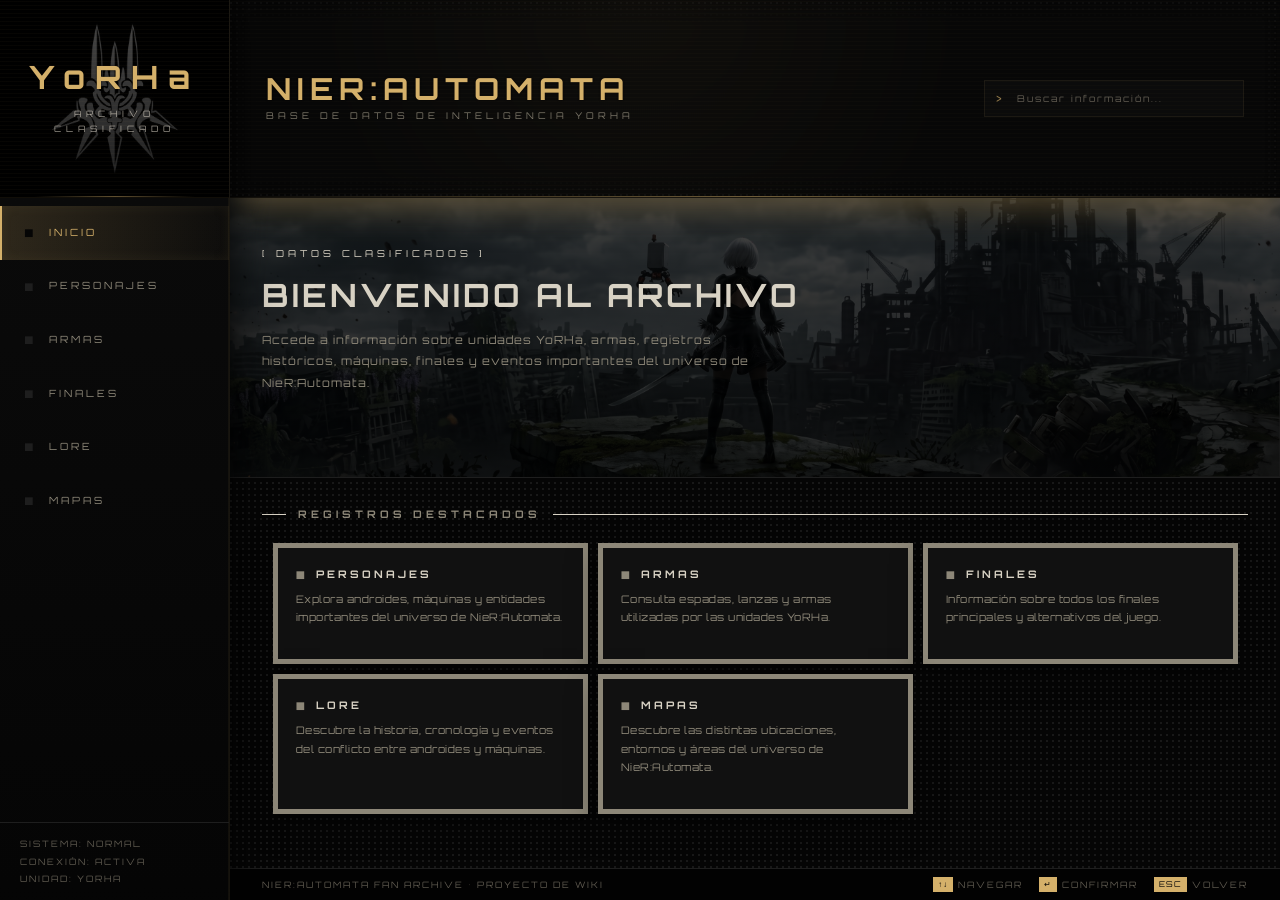
<file: index.html>
<!DOCTYPE html>
<html lang="es">

<head>
    <meta charset="UTF-8">
    <meta name="viewport" content="width=device-width, initial-scale=1.0">
    <title>NieR:Automata Archive</title>
    <link rel="preconnect" href="https://fonts.googleapis.com">
    <link rel="preconnect" href="https://fonts.gstatic.com" crossorigin>
    <link href="https://fonts.googleapis.com/css2?family=Orbitron:wght@400;500;700&display=swap" rel="stylesheet">
    <link rel="stylesheet" href="css/style.css">
</head>

<body class="index-page">

    <div class="container">

        <!-- ================================================= -->
        <!-- SIDEBAR -->
        <!-- ================================================= -->
        <aside class="sidebar">

            <div class="logo">
                <h1>YoRHa</h1>
                <p>Archivo Clasificado</p>
            </div>
            <!-- ============================================= -->
            <!-- MENÚ -->
            <!-- ============================================= -->
            <nav class="nav-menu">
                <ul>
                    <li><a href="index.html" class="active">Inicio</a></li>
                    <li><a href="pages/characters.html">Personajes</a></li>
                    <li><a href="pages/weapons.html">Armas</a></li>
                    <li><a href="pages/endings.html">Finales</a></li>
                    <li><a href="pages/lore.html">Lore</a></li>
                    <li><a href="pages/maps.html">Mapas</a></li>
                </ul>
            </nav>

            <div class="sidebar-status">
                Sistema: Normal<br>
                Conexión: Activa<br>
                Unidad: YoRHa
            </div>

        </aside>

        <!-- ================================================= -->
        <!-- CONTENIDO PRINCIPAL -->
        <!-- ================================================= -->
        <main class="main-content">

            <!-- HEADER -->
            <header class="main-header">
                <div class="header-title">
                    <h2>NieR:Automata</h2>
                    <p>Base de datos de inteligencia YoRHa</p>
                </div>
                <div class="search-box">
                    <input type="text" placeholder="Buscar información...">
                </div>
            </header>

            <!-- HERO -->
            <section class="hero-section">
                <div class="hero-overlay">
                    <h2>Bienvenido al Archivo</h2>
                    <p>
                        Accede a información sobre unidades YoRHa,
                        armas, registros históricos, máquinas,
                        finales y eventos importantes del universo
                        de NieR:Automata.
                    </p>
                </div>
            </section>

            <!-- REGISTROS DESTACADOS -->
            <section class="featured-section">

                <h3>Registros Destacados</h3>

                <div class="card-grid">

                    <article class="info-card">
                        <div class="character-info">
                            <h4>Personajes</h4>
                            <p>Explora androides, máquinas y entidades importantes del universo de NieR:Automata.</p>
                        </div>
                    </article>

                    <article class="info-card">
                        <div class="character-info">
                            <h4>Armas</h4>
                            <p>Consulta espadas, lanzas y armas utilizadas por las unidades YoRHa.</p>
                        </div>
                    </article>

                    <article class="info-card">
                        <div class="character-info">
                            <h4>Finales</h4>
                            <p>Información sobre todos los finales principales y alternativos del juego.</p>
                        </div>
                    </article>

                    <article class="info-card">
                        <div class="character-info">
                            <h4>Lore</h4>
                            <p>Descubre la historia, cronología y eventos del conflicto entre androides y máquinas.</p>
                        </div>
                    </article>

                    <article class="info-card">
                        <div class="character-info">
                            <h4>Mapas</h4>
                            <p>Descubre las distintas ubicaciones, entornos y áreas del universo de NieR:Automata.</p>
                        </div>
                    </article>

                </div>

            </section>

            <!-- BARRA INFERIOR -->
            <div class="bottom-bar">
                <span>NieR:Automata Fan Archive • Proyecto de Wiki</span>
                <div class="hints">
                    <span><span class="key">↑↓</span> Navegar</span>
                    <span><span class="key">↵</span> Confirmar</span>
                    <span><span class="key">ESC</span> Volver</span>
                </div>
            </div>

        </main>

    </div>

    <script src="js/main.js"></script>

</body>

</html>
</file>
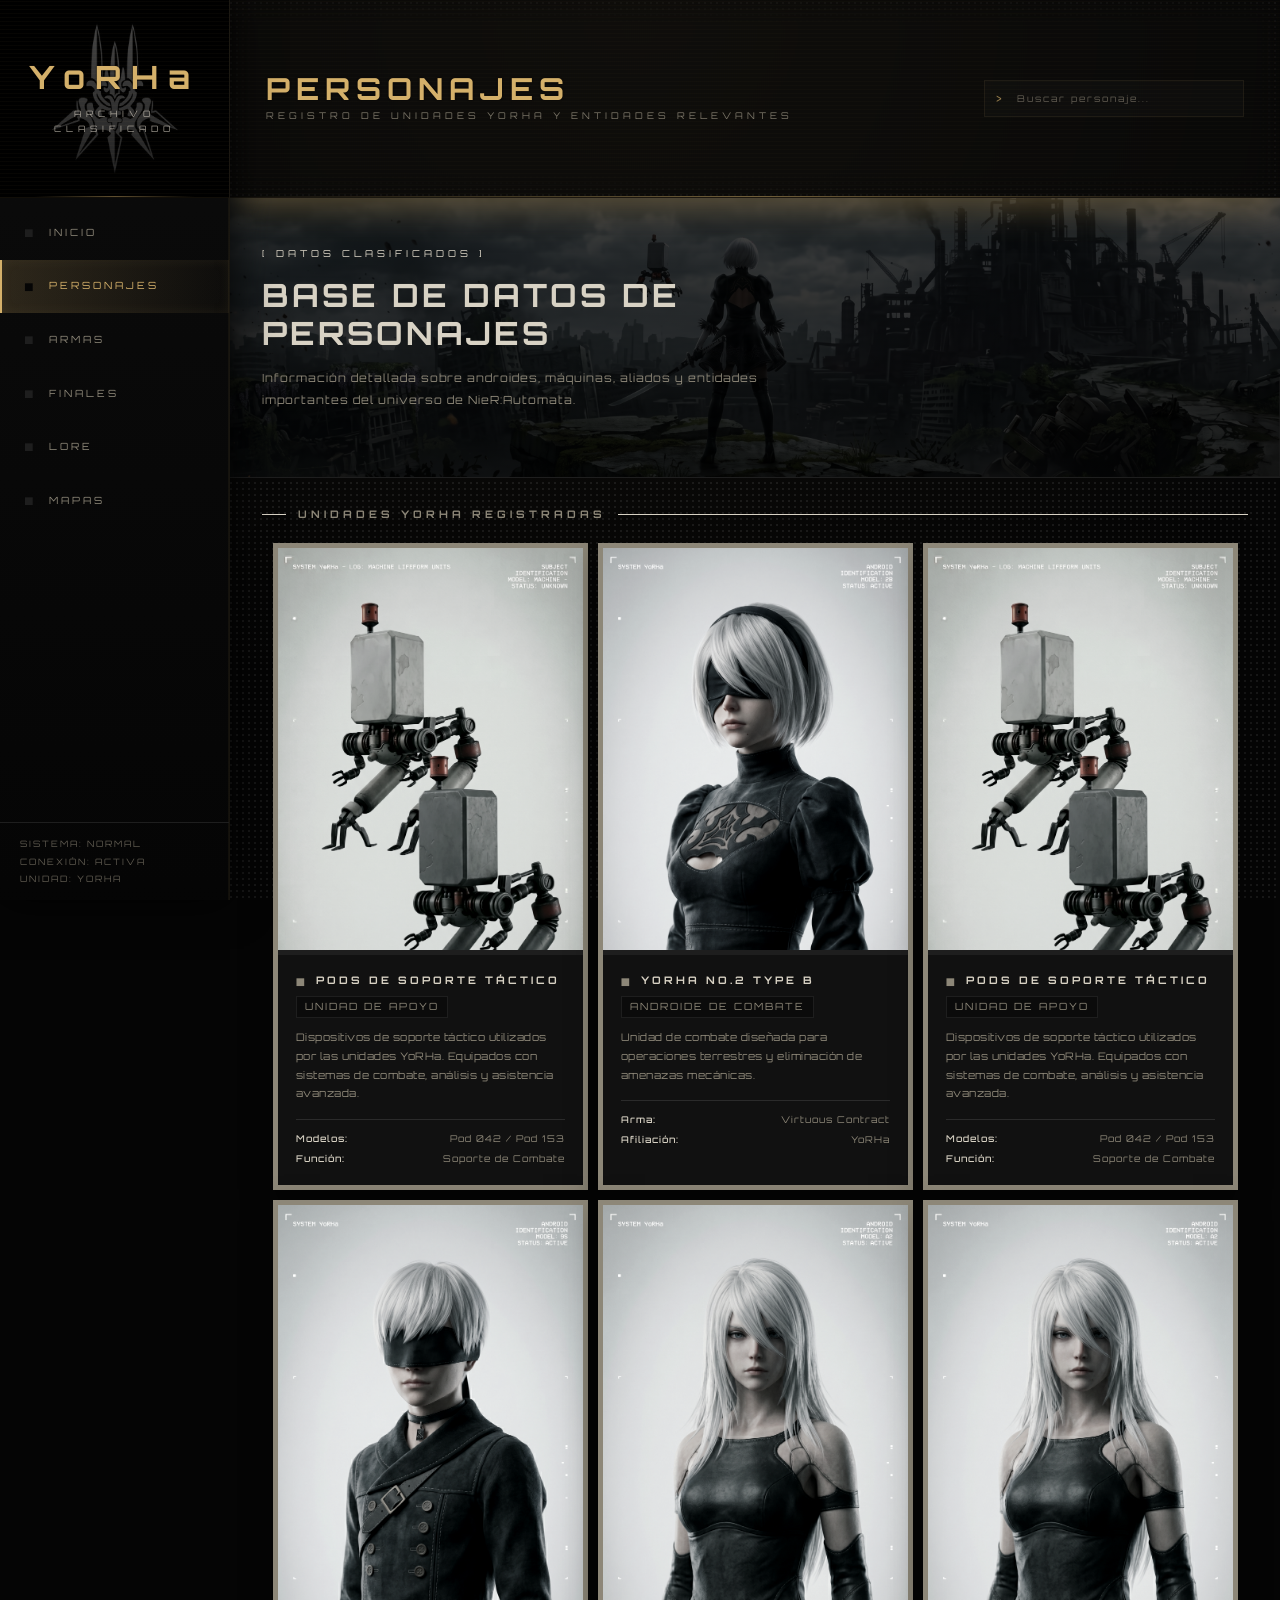
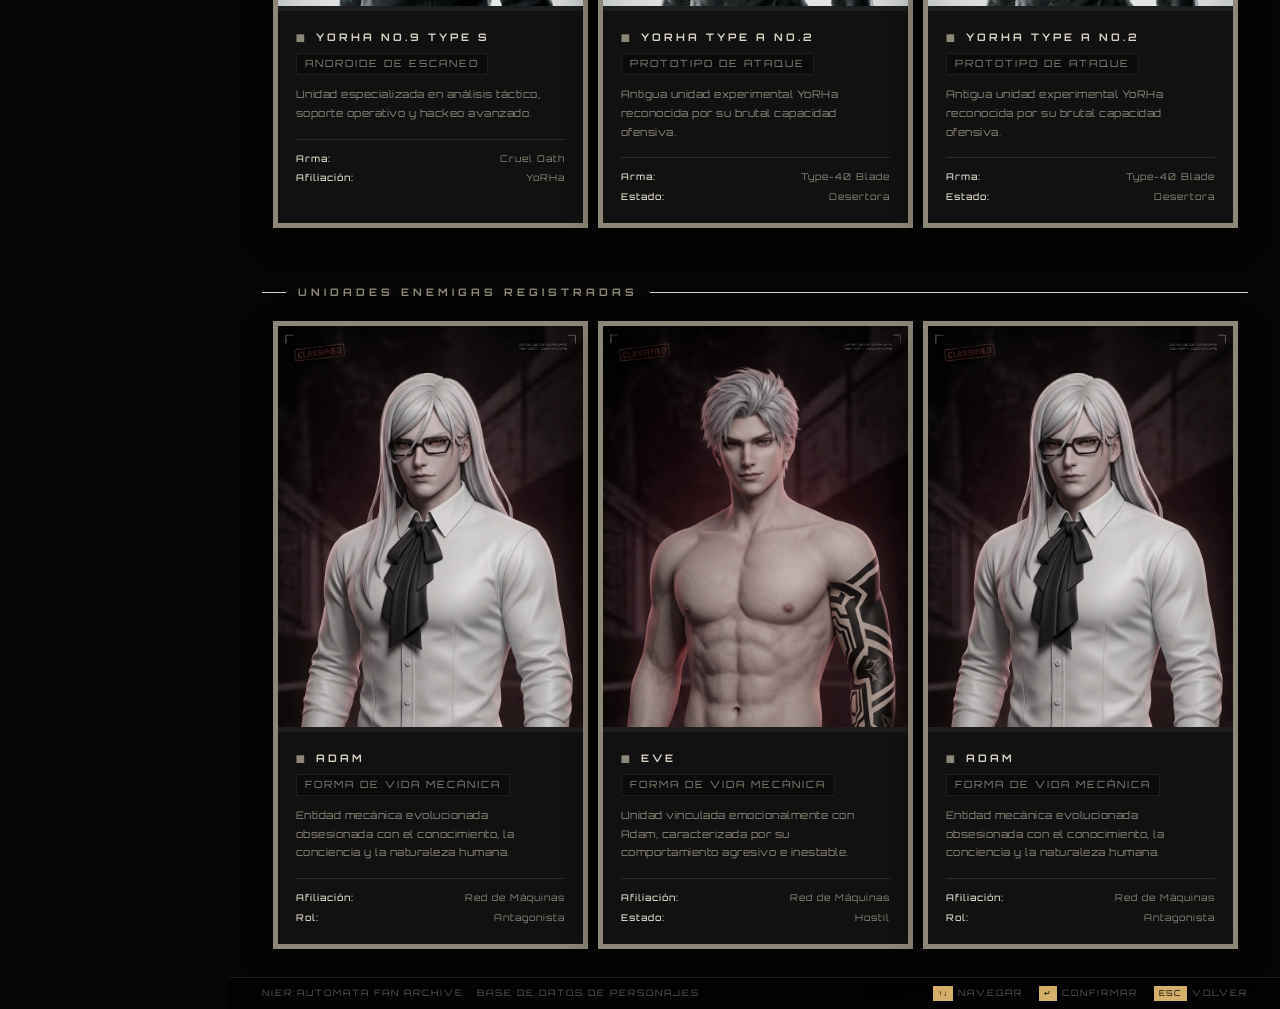
<file: pages/characters.html>
<!DOCTYPE html>
<html lang="es">

<head>
    <meta charset="UTF-8">
    <meta name="viewport" content="width=device-width, initial-scale=1.0">
    <title>Personajes | NieR:Automata Archive</title>
    <link rel="preconnect" href="https://fonts.googleapis.com">
    <link rel="preconnect" href="https://fonts.gstatic.com" crossorigin>
    <link href="https://fonts.googleapis.com/css2?family=Orbitron:wght@400;500;700&display=swap" rel="stylesheet">
    <link rel="stylesheet" href="../css/style.css">
</head>

<body class="characters-page">

    <div class="container">

        <!-- SIDEBAR -->
        <aside class="sidebar">

            <div class="logo">
                <h1>YoRHa</h1>
                <p>Archivo Clasificado</p>
            </div>
            <!-- MENÚ -->
            <nav class="nav-menu">
                <ul>
                    <li><a href="../index.html">Inicio</a></li>
                    <li><a href="characters.html" class="active">Personajes</a></li>
                    <li><a href="weapons.html">Armas</a></li>
                    <li><a href="endings.html">Finales</a></li>
                    <li><a href="lore.html">Lore</a></li>
                    <li><a href="maps.html">Mapas</a></li>
                </ul>
            </nav>

            <div class="sidebar-status">
                Sistema: Normal<br>
                Conexión: Activa<br>
                Unidad: YoRHa
            </div>

        </aside>

        <!-- CONTENIDO PRINCIPAL -->
        <main class="main-content">

            <!-- HEADER -->
            <header class="main-header">
                <div class="header-title">
                    <h2>Personajes</h2>
                    <p>Registro de unidades YoRHa y entidades relevantes</p>
                </div>
                <div class="search-box">
                    <input type="text" placeholder="Buscar personaje...">
                </div>
            </header>

            <!-- HERO -->
            <section class="hero-section">
                <div class="hero-overlay">
                    <h2>Base de Datos de Personajes</h2>
                    <p>
                        Información detallada sobre androides, máquinas,
                        aliados y entidades importantes del universo
                        de NieR:Automata.
                    </p>
                </div>
            </section>

            <!-- UNIDADES YORHA -->
            <section class="featured-section">

                <h3>Unidades YoRHa Registradas</h3>

                <div class="card-grid">

                    <!-- PODS -->
                    <article class="info-card">
                        <div class="character-image">
                            <img src="../assets/images/characters/Pods.jpg" alt="Pods">
                        </div>
                        <div class="character-info">
                            <h4>Pods de Soporte Táctico</h4>
                            <span class="character-tag">Unidad de Apoyo</span>
                            <p>Dispositivos de soporte táctico utilizados por las unidades YoRHa. Equipados con sistemas
                                de combate, análisis y asistencia avanzada.</p>
                            <ul class="character-data">
                                <li><strong>Modelos:</strong> Pod 042 / Pod 153</li>
                                <li><strong>Función:</strong> Soporte de Combate</li>
                            </ul>
                        </div>
                    </article>

                    <!-- 2B -->
                    <article class="info-card">
                        <div class="character-image">
                            <img src="../assets/images/characters/2b.jpg" alt="2B">
                        </div>
                        <div class="character-info">
                            <h4>YoRHa No.2 Type B</h4>
                            <span class="character-tag">Androide de Combate</span>
                            <p>Unidad de combate diseñada para operaciones terrestres y eliminación de amenazas
                                mecánicas.</p>
                            <ul class="character-data">
                                <li><strong>Arma:</strong> Virtuous Contract</li>
                                <li><strong>Afiliación:</strong> YoRHa</li>
                            </ul>
                        </div>
                    </article>

                    <!-- PODS -->
                    <article class="info-card">
                        <div class="character-image">
                            <img src="../assets/images/characters/Pods.jpg" alt="Pods">
                        </div>
                        <div class="character-info">
                            <h4>Pods de Soporte Táctico</h4>
                            <span class="character-tag">Unidad de Apoyo</span>
                            <p>Dispositivos de soporte táctico utilizados por las unidades YoRHa. Equipados con sistemas
                                de combate, análisis y asistencia avanzada.</p>
                            <ul class="character-data">
                                <li><strong>Modelos:</strong> Pod 042 / Pod 153</li>
                                <li><strong>Función:</strong> Soporte de Combate</li>
                            </ul>
                        </div>
                    </article>

                    <!-- 9S -->
                    <article class="info-card">
                        <div class="character-image">
                            <img src="../assets/images/characters/9s.jpg" alt="9S">
                        </div>
                        <div class="character-info">
                            <h4>YoRHa No.9 Type S</h4>
                            <span class="character-tag">Androide de Escaneo</span>
                            <p>Unidad especializada en análisis táctico, soporte operativo y hackeo avanzado.</p>
                            <ul class="character-data">
                                <li><strong>Arma:</strong> Cruel Oath</li>
                                <li><strong>Afiliación:</strong> YoRHa</li>
                            </ul>
                        </div>
                    </article>

                    <!-- A2 -->
                    <article class="info-card">
                        <div class="character-image">
                            <img src="../assets/images/characters/a2.jpg" alt="A2">
                        </div>
                        <div class="character-info">
                            <h4>YoRHa Type A No.2</h4>
                            <span class="character-tag">Prototipo de Ataque</span>
                            <p>Antigua unidad experimental YoRHa reconocida por su brutal capacidad ofensiva.</p>
                            <ul class="character-data">
                                <li><strong>Arma:</strong> Type-40 Blade</li>
                                <li><strong>Estado:</strong> Desertora</li>
                            </ul>
                        </div>
                    </article>

                    <!-- A2 -->
                    <article class="info-card">
                        <div class="character-image">
                            <img src="../assets/images/characters/a2.jpg" alt="A2">
                        </div>
                        <div class="character-info">
                            <h4>YoRHa Type A No.2</h4>
                            <span class="character-tag">Prototipo de Ataque</span>
                            <p>Antigua unidad experimental YoRHa reconocida por su brutal capacidad ofensiva.</p>
                            <ul class="character-data">
                                <li><strong>Arma:</strong> Type-40 Blade</li>
                                <li><strong>Estado:</strong> Desertora</li>
                            </ul>
                        </div>
                    </article>

                </div>

            </section>

            <!-- ============================================= -->
            <!-- UNIDADES ENEMIGAS -->
            <!-- ============================================= -->
            <section class="featured-section">

                <h3>Unidades Enemigas Registradas</h3>

                <div class="card-grid">

                    <!-- ADAM -->
                    <article class="info-card">
                        <div class="character-image">
                            <img src="../assets/images/characters/Adam.jpg" alt="Adam">
                        </div>
                        <div class="character-info">
                            <h4>Adam</h4>
                            <span class="character-tag">Forma de Vida Mecánica</span>
                            <p>Entidad mecánica evolucionada obsesionada con el conocimiento, la conciencia y la
                                naturaleza humana.</p>
                            <ul class="character-data">
                                <li><strong>Afiliación:</strong> Red de Máquinas</li>
                                <li><strong>Rol:</strong> Antagonista</li>
                            </ul>
                        </div>
                    </article>

                    <!-- EVE -->
                    <article class="info-card">
                        <div class="character-image">
                            <img src="../assets/images/characters/Eve.jpg" alt="Eve">
                        </div>
                        <div class="character-info">
                            <h4>Eve</h4>
                            <span class="character-tag">Forma de Vida Mecánica</span>
                            <p>Unidad vinculada emocionalmente con Adam, caracterizada por su comportamiento agresivo e
                                inestable.</p>
                            <ul class="character-data">
                                <li><strong>Afiliación:</strong> Red de Máquinas</li>
                                <li><strong>Estado:</strong> Hostil</li>
                            </ul>
                        </div>
                    </article>

                    <!-- ADAM -->
                    <article class="info-card">
                        <div class="character-image">
                            <img src="../assets/images/characters/Adam.jpg" alt="Adam">
                        </div>
                        <div class="character-info">
                            <h4>Adam</h4>
                            <span class="character-tag">Forma de Vida Mecánica</span>
                            <p>Entidad mecánica evolucionada obsesionada con el conocimiento, la conciencia y la
                                naturaleza humana.</p>
                            <ul class="character-data">
                                <li><strong>Afiliación:</strong> Red de Máquinas</li>
                                <li><strong>Rol:</strong> Antagonista</li>
                            </ul>
                        </div>
                    </article>


                </div>

            </section>

            <!-- BARRA INFERIOR -->
            <div class="bottom-bar">
                <span>NieR:Automata Fan Archive • Base de Datos de Personajes</span>
                <div class="hints">
                    <span><span class="key">↑↓</span> Navegar</span>
                    <span><span class="key">↵</span> Confirmar</span>
                    <span><span class="key">ESC</span> Volver</span>
                </div>
            </div>

        </main>

    </div>

    <script src="../js/main.js"></script>

</body>

</html>
</file>
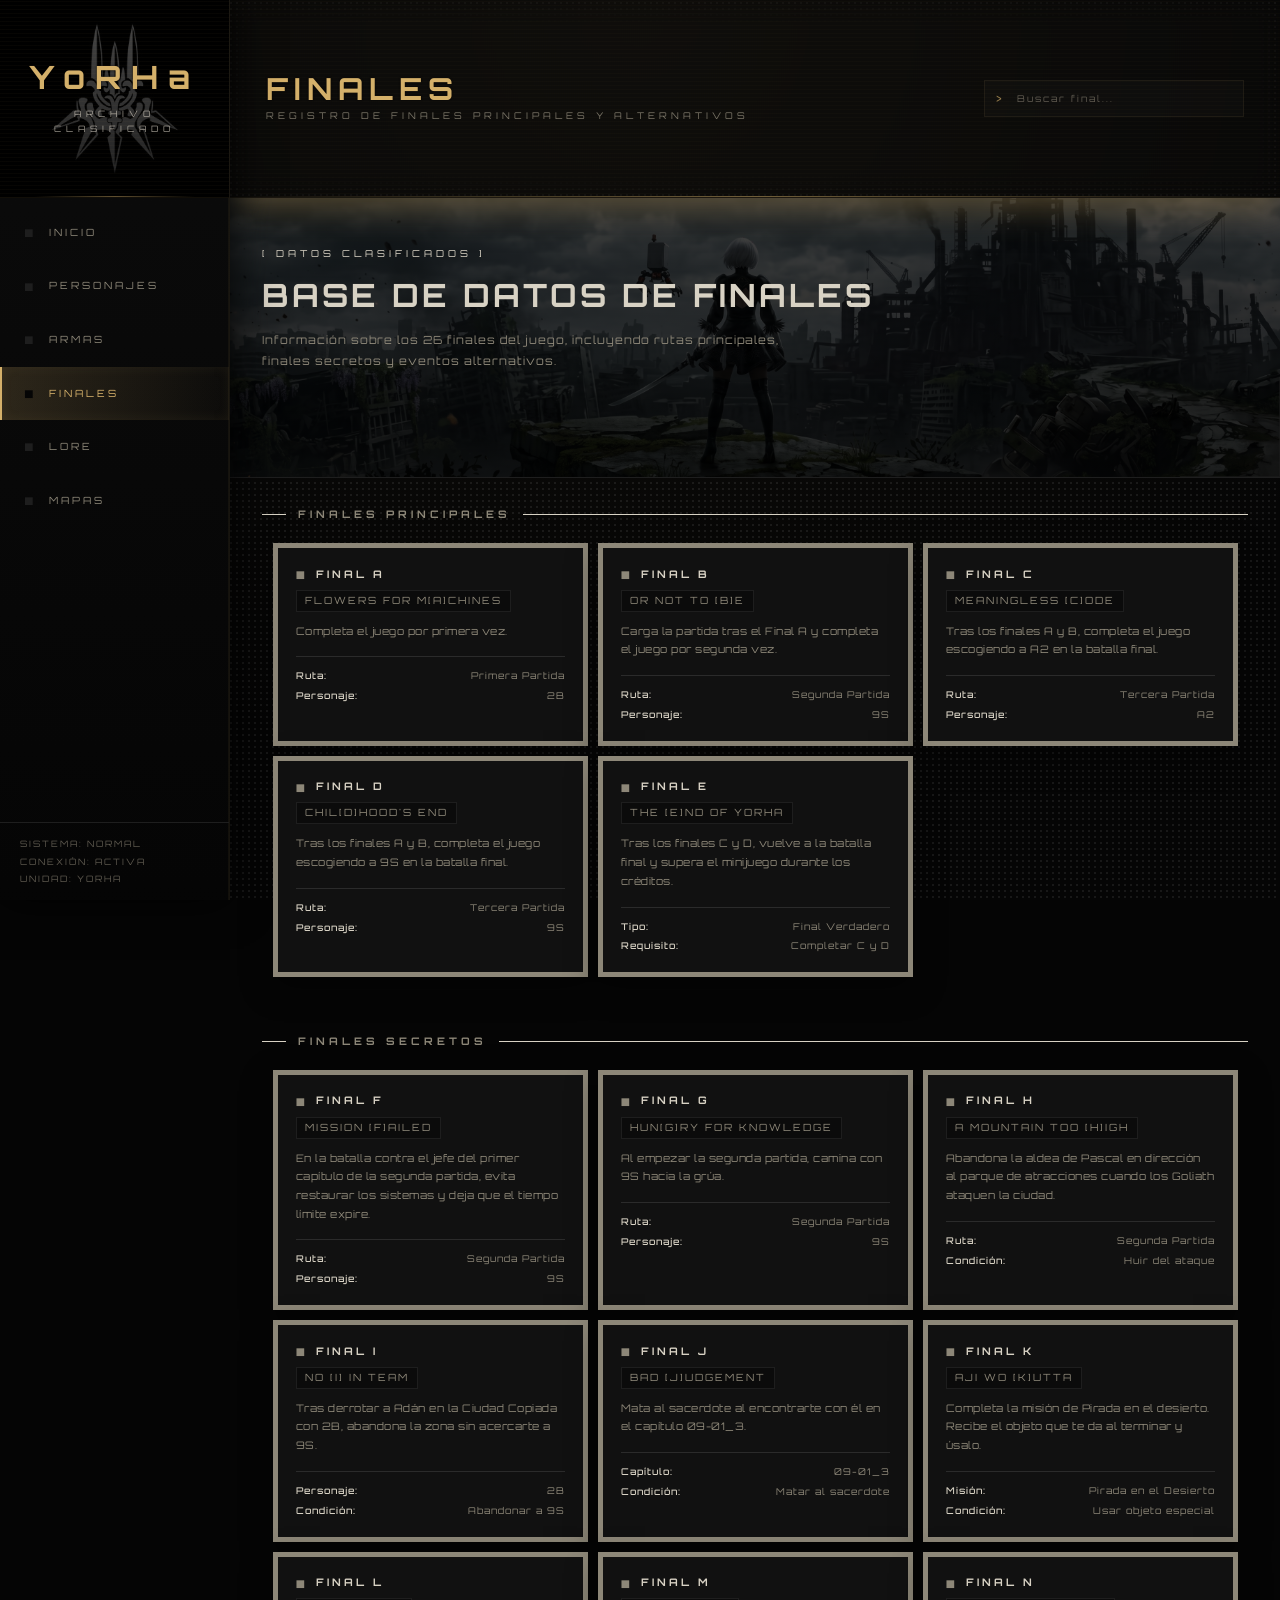
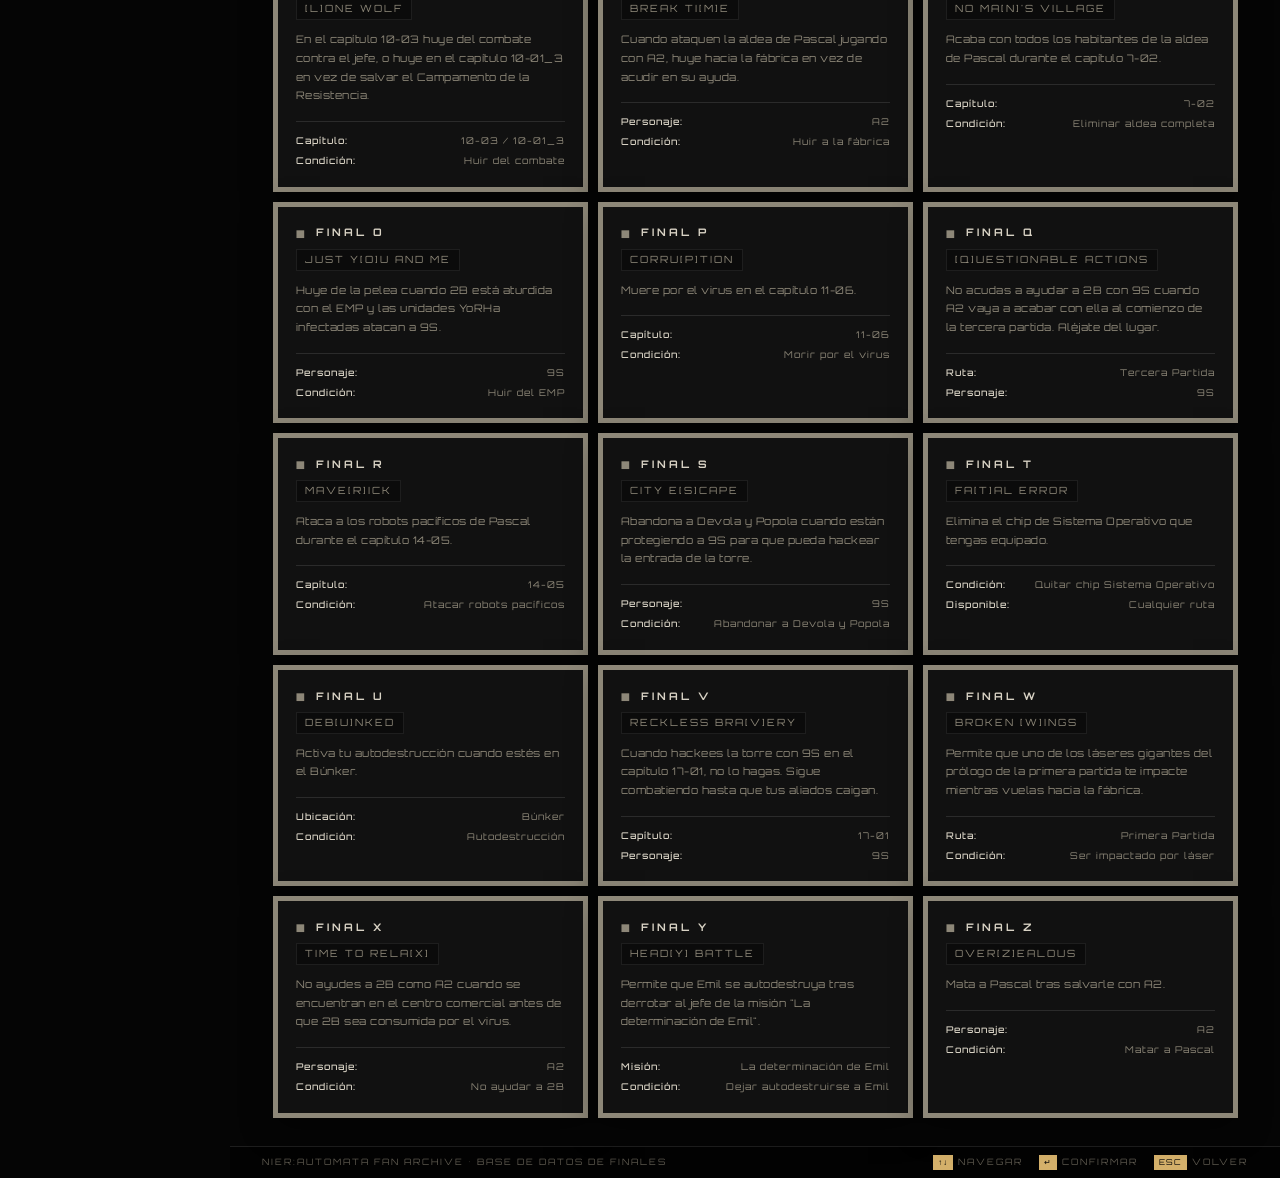
<file: pages/endings.html>
<!DOCTYPE html>
<html lang="es">

<head>
    <meta charset="UTF-8">
    <meta name="viewport" content="width=device-width, initial-scale=1.0">
    <title>Finales | NieR:Automata Archive</title>
    <link rel="preconnect" href="https://fonts.googleapis.com">
    <link rel="preconnect" href="https://fonts.gstatic.com" crossorigin>
    <link href="https://fonts.googleapis.com/css2?family=Orbitron:wght@400;500;700&display=swap" rel="stylesheet">
    <link rel="stylesheet" href="../css/style.css">
</head>

<body class="endings-page">
    <div class="container">

        <!-- SIDEBAR -->
        <aside class="sidebar">

            <div class="logo">
                <h1>YoRHa</h1>
                <p>Archivo Clasificado</p>
            </div>

            <!-- MENÚ -->
            <nav class="nav-menu">
                <ul>
                    <li><a href="../index.html">Inicio</a></li>
                    <li><a href="characters.html">Personajes</a></li>
                    <li><a href="weapons.html">Armas</a></li>
                    <li><a href="endings.html" class="active">Finales</a></li>
                    <li><a href="lore.html">Lore</a></li>
                    <li><a href="maps.html">Mapas</a></li>
                </ul>
            </nav>
            <div class="sidebar-status">
                Sistema: Normal<br>
                Conexión: Activa<br>
                Unidad: YoRHa
            </div>
        </aside>

        <!-- CONTENIDO PRINCIPAL -->
        <main class="main-content">

            <!-- HEADER -->
            <header class="main-header">
                <div class="header-title">
                    <h2>Finales</h2>
                    <p>Registro de finales principales y alternativos</p>
                </div>
                <div class="search-box">
                    <input type="text" placeholder="Buscar final...">
                </div>
            </header>

            <!-- HERO -->
            <section class="hero-section">
                <div class="hero-overlay">
                    <h2>Base de Datos de Finales</h2>
                    <p>Información sobre los 26 finales del juego, incluyendo rutas principales, finales secretos y
                        eventos alternativos.</p>
                </div>
            </section>

            <!-- ============================================= -->
            <!-- FINALES PRINCIPALES                           -->
            <!-- ============================================= -->
            <section class="featured-section">
                <h3>Finales Principales</h3>
                <div class="card-grid">

                    <article class="info-card">
                        <div class="character-info">
                            <h4>Final A</h4>
                            <span class="character-tag">flowers for m[A]chines</span>
                            <p>Completa el juego por primera vez.</p>
                            <ul class="character-data">
                                <li><strong>Ruta:</strong> Primera Partida</li>
                                <li><strong>Personaje:</strong> 2B</li>
                            </ul>
                        </div>
                    </article>

                    <article class="info-card">
                        <div class="character-info">
                            <h4>Final B</h4>
                            <span class="character-tag">or not to [B]e</span>
                            <p>Carga la partida tras el Final A y completa el juego por segunda vez.</p>
                            <ul class="character-data">
                                <li><strong>Ruta:</strong> Segunda Partida</li>
                                <li><strong>Personaje:</strong> 9S</li>
                            </ul>
                        </div>
                    </article>

                    <article class="info-card">
                        <div class="character-info">
                            <h4>Final C</h4>
                            <span class="character-tag">meaningless [C]ode</span>
                            <p>Tras los finales A y B, completa el juego escogiendo a A2 en la batalla final.</p>
                            <ul class="character-data">
                                <li><strong>Ruta:</strong> Tercera Partida</li>
                                <li><strong>Personaje:</strong> A2</li>
                            </ul>
                        </div>
                    </article>

                    <article class="info-card">
                        <div class="character-info">
                            <h4>Final D</h4>
                            <span class="character-tag">chil[D]hood's end</span>
                            <p>Tras los finales A y B, completa el juego escogiendo a 9S en la batalla final.</p>
                            <ul class="character-data">
                                <li><strong>Ruta:</strong> Tercera Partida</li>
                                <li><strong>Personaje:</strong> 9S</li>
                            </ul>
                        </div>
                    </article>

                    <article class="info-card">
                        <div class="character-info">
                            <h4>Final E</h4>
                            <span class="character-tag">the [E]nd of yorha</span>
                            <p>Tras los finales C y D, vuelve a la batalla final y supera el minijuego durante los
                                créditos.</p>
                            <ul class="character-data">
                                <li><strong>Tipo:</strong> Final Verdadero</li>
                                <li><strong>Requisito:</strong> Completar C y D</li>
                            </ul>
                        </div>
                    </article>

                </div>
            </section>

            <!-- ============================================= -->
            <!-- FINALES SECRETOS                              -->
            <!-- ============================================= -->
            <section class="featured-section">
                <h3>Finales Secretos</h3>
                <div class="card-grid">

                    <article class="info-card">
                        <div class="character-info">
                            <h4>Final F</h4>
                            <span class="character-tag">mission [F]ailed</span>
                            <p>En la batalla contra el jefe del primer capítulo de la segunda partida, evita restaurar
                                los sistemas y deja que el tiempo límite expire.</p>
                            <ul class="character-data">
                                <li><strong>Ruta:</strong> Segunda Partida</li>
                                <li><strong>Personaje:</strong> 9S</li>
                            </ul>
                        </div>
                    </article>

                    <article class="info-card">
                        <div class="character-info">
                            <h4>Final G</h4>
                            <span class="character-tag">hun[G]ry for knowledge</span>
                            <p>Al empezar la segunda partida, camina con 9S hacia la grúa.</p>
                            <ul class="character-data">
                                <li><strong>Ruta:</strong> Segunda Partida</li>
                                <li><strong>Personaje:</strong> 9S</li>
                            </ul>
                        </div>
                    </article>

                    <article class="info-card">
                        <div class="character-info">
                            <h4>Final H</h4>
                            <span class="character-tag">a mountain too [H]igh</span>
                            <p>Abandona la aldea de Pascal en dirección al parque de atracciones cuando los Goliath
                                ataquen la ciudad.</p>
                            <ul class="character-data">
                                <li><strong>Ruta:</strong> Segunda Partida</li>
                                <li><strong>Condición:</strong> Huir del ataque</li>
                            </ul>
                        </div>
                    </article>

                    <article class="info-card">
                        <div class="character-info">
                            <h4>Final I</h4>
                            <span class="character-tag">no [I] in team</span>
                            <p>Tras derrotar a Adán en la Ciudad Copiada con 2B, abandona la zona sin acercarte a 9S.
                            </p>
                            <ul class="character-data">
                                <li><strong>Personaje:</strong> 2B</li>
                                <li><strong>Condición:</strong> Abandonar a 9S</li>
                            </ul>
                        </div>
                    </article>

                    <article class="info-card">
                        <div class="character-info">
                            <h4>Final J</h4>
                            <span class="character-tag">bad [J]udgement</span>
                            <p>Mata al sacerdote al encontrarte con él en el capítulo 09-01_3.</p>
                            <ul class="character-data">
                                <li><strong>Capítulo:</strong> 09-01_3</li>
                                <li><strong>Condición:</strong> Matar al sacerdote</li>
                            </ul>
                        </div>
                    </article>

                    <article class="info-card">
                        <div class="character-info">
                            <h4>Final K</h4>
                            <span class="character-tag">aji wo [K]utta</span>
                            <p>Completa la misión de Pirada en el desierto. Recibe el objeto que te da al terminar y
                                úsalo.</p>
                            <ul class="character-data">
                                <li><strong>Misión:</strong> Pirada en el Desierto</li>
                                <li><strong>Condición:</strong> Usar objeto especial</li>
                            </ul>
                        </div>
                    </article>

                    <article class="info-card">
                        <div class="character-info">
                            <h4>Final L</h4>
                            <span class="character-tag">[L]one wolf</span>
                            <p>En el capítulo 10-03 huye del combate contra el jefe, o huye en el capítulo 10-01_3 en
                                vez de salvar el Campamento de la Resistencia.</p>
                            <ul class="character-data">
                                <li><strong>Capítulo:</strong> 10-03 / 10-01_3</li>
                                <li><strong>Condición:</strong> Huir del combate</li>
                            </ul>
                        </div>
                    </article>

                    <article class="info-card">
                        <div class="character-info">
                            <h4>Final M</h4>
                            <span class="character-tag">break ti[M]e</span>
                            <p>Cuando ataquen la aldea de Pascal jugando con A2, huye hacia la fábrica en vez de acudir
                                en su ayuda.</p>
                            <ul class="character-data">
                                <li><strong>Personaje:</strong> A2</li>
                                <li><strong>Condición:</strong> Huir a la fábrica</li>
                            </ul>
                        </div>
                    </article>

                    <article class="info-card">
                        <div class="character-info">
                            <h4>Final N</h4>
                            <span class="character-tag">no ma[N]'s village</span>
                            <p>Acaba con todos los habitantes de la aldea de Pascal durante el capítulo 7-02.</p>
                            <ul class="character-data">
                                <li><strong>Capítulo:</strong> 7-02</li>
                                <li><strong>Condición:</strong> Eliminar aldea completa</li>
                            </ul>
                        </div>
                    </article>

                    <article class="info-card">
                        <div class="character-info">
                            <h4>Final O</h4>
                            <span class="character-tag">just y[O]u and me</span>
                            <p>Huye de la pelea cuando 2B está aturdida con el EMP y las unidades YoRHa infectadas
                                atacan a 9S.</p>
                            <ul class="character-data">
                                <li><strong>Personaje:</strong> 9S</li>
                                <li><strong>Condición:</strong> Huir del EMP</li>
                            </ul>
                        </div>
                    </article>

                    <article class="info-card">
                        <div class="character-info">
                            <h4>Final P</h4>
                            <span class="character-tag">corru[P]tion</span>
                            <p>Muere por el virus en el capítulo 11-06.</p>
                            <ul class="character-data">
                                <li><strong>Capítulo:</strong> 11-06</li>
                                <li><strong>Condición:</strong> Morir por el virus</li>
                            </ul>
                        </div>
                    </article>

                    <article class="info-card">
                        <div class="character-info">
                            <h4>Final Q</h4>
                            <span class="character-tag">[Q]uestionable actions</span>
                            <p>No acudas a ayudar a 2B con 9S cuando A2 vaya a acabar con ella al comienzo de la tercera
                                partida. Aléjate del lugar.</p>
                            <ul class="character-data">
                                <li><strong>Ruta:</strong> Tercera Partida</li>
                                <li><strong>Personaje:</strong> 9S</li>
                            </ul>
                        </div>
                    </article>

                    <article class="info-card">
                        <div class="character-info">
                            <h4>Final R</h4>
                            <span class="character-tag">mave[R]ick</span>
                            <p>Ataca a los robots pacíficos de Pascal durante el capítulo 14-05.</p>
                            <ul class="character-data">
                                <li><strong>Capítulo:</strong> 14-05</li>
                                <li><strong>Condición:</strong> Atacar robots pacíficos</li>
                            </ul>
                        </div>
                    </article>

                    <article class="info-card">
                        <div class="character-info">
                            <h4>Final S</h4>
                            <span class="character-tag">city e[S]cape</span>
                            <p>Abandona a Devola y Popola cuando están protegiendo a 9S para que pueda hackear la
                                entrada de la torre.</p>
                            <ul class="character-data">
                                <li><strong>Personaje:</strong> 9S</li>
                                <li><strong>Condición:</strong> Abandonar a Devola y Popola</li>
                            </ul>
                        </div>
                    </article>

                    <article class="info-card">
                        <div class="character-info">
                            <h4>Final T</h4>
                            <span class="character-tag">fa[T]al error</span>
                            <p>Elimina el chip de Sistema Operativo que tengas equipado.</p>
                            <ul class="character-data">
                                <li><strong>Condición:</strong> Quitar chip Sistema Operativo</li>
                                <li><strong>Disponible:</strong> Cualquier ruta</li>
                            </ul>
                        </div>
                    </article>

                    <article class="info-card">
                        <div class="character-info">
                            <h4>Final U</h4>
                            <span class="character-tag">deb[U]nked</span>
                            <p>Activa tu autodestrucción cuando estés en el Búnker.</p>
                            <ul class="character-data">
                                <li><strong>Ubicación:</strong> Búnker</li>
                                <li><strong>Condición:</strong> Autodestrucción</li>
                            </ul>
                        </div>
                    </article>

                    <article class="info-card">
                        <div class="character-info">
                            <h4>Final V</h4>
                            <span class="character-tag">reckless bra[V]ery</span>
                            <p>Cuando hackees la torre con 9S en el capítulo 17-01, no lo hagas. Sigue combatiendo hasta
                                que tus aliados caigan.</p>
                            <ul class="character-data">
                                <li><strong>Capítulo:</strong> 17-01</li>
                                <li><strong>Personaje:</strong> 9S</li>
                            </ul>
                        </div>
                    </article>

                    <article class="info-card">
                        <div class="character-info">
                            <h4>Final W</h4>
                            <span class="character-tag">broken [W]ings</span>
                            <p>Permite que uno de los láseres gigantes del prólogo de la primera partida te impacte
                                mientras vuelas hacia la fábrica.</p>
                            <ul class="character-data">
                                <li><strong>Ruta:</strong> Primera Partida</li>
                                <li><strong>Condición:</strong> Ser impactado por láser</li>
                            </ul>
                        </div>
                    </article>

                    <article class="info-card">
                        <div class="character-info">
                            <h4>Final X</h4>
                            <span class="character-tag">time to rela[X]</span>
                            <p>No ayudes a 2B como A2 cuando se encuentran en el centro comercial antes de que 2B sea
                                consumida por el virus.</p>
                            <ul class="character-data">
                                <li><strong>Personaje:</strong> A2</li>
                                <li><strong>Condición:</strong> No ayudar a 2B</li>
                            </ul>
                        </div>
                    </article>

                    <article class="info-card">
                        <div class="character-info">
                            <h4>Final Y</h4>
                            <span class="character-tag">head[Y] battle</span>
                            <p>Permite que Emil se autodestruya tras derrotar al jefe de la misión "La determinación de
                                Emil".</p>
                            <ul class="character-data">
                                <li><strong>Misión:</strong> La determinación de Emil</li>
                                <li><strong>Condición:</strong> Dejar autodestruirse a Emil</li>
                            </ul>
                        </div>
                    </article>

                    <article class="info-card">
                        <div class="character-info">
                            <h4>Final Z</h4>
                            <span class="character-tag">over[Z]ealous</span>
                            <p>Mata a Pascal tras salvarle con A2.</p>
                            <ul class="character-data">
                                <li><strong>Personaje:</strong> A2</li>
                                <li><strong>Condición:</strong> Matar a Pascal</li>
                            </ul>
                        </div>
                    </article>

                </div>
            </section>

            <!-- BARRA INFERIOR -->
            <div class="bottom-bar">
                <span>NieR:Automata Fan Archive • Base de Datos de Finales</span>
                <div class="hints">
                    <span><span class="key">↑↓</span> Navegar</span>
                    <span><span class="key">↵</span> Confirmar</span>
                    <span><span class="key">ESC</span> Volver</span>
                </div>
            </div>

        </main>
    </div>

    <script src="../js/main.js"></script>
</body>

</html>
</file>
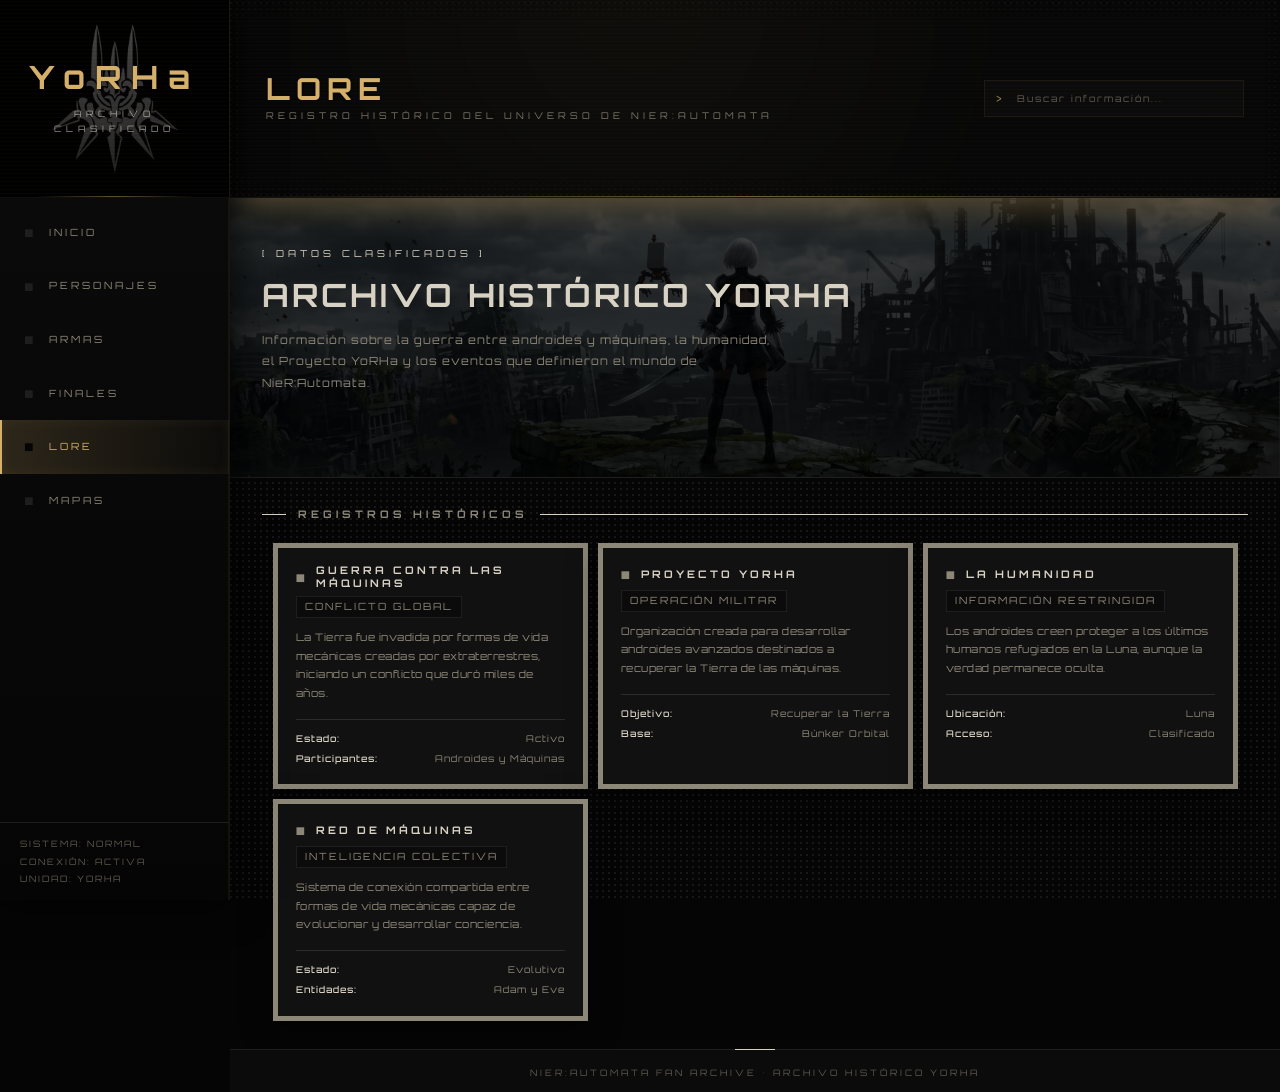
<file: pages/lore.html>
<!DOCTYPE html>
<html lang="es">

<head>

    <!-- ===================================================== -->
    <!-- CONFIGURACIÓN -->
    <!-- ===================================================== -->
    <meta charset="UTF-8">
    <meta name="viewport" content="width=device-width, initial-scale=1.0">

    <!-- ===================================================== -->
    <!-- TÍTULO -->
    <!-- ===================================================== -->
    <title>Lore | NieR:Automata Archive</title>

    <!-- ===================================================== -->
    <!-- FUENTES -->
    <!-- ===================================================== -->
    <link rel="preconnect" href="https://fonts.googleapis.com">
    <link rel="preconnect" href="https://fonts.gstatic.com" crossorigin>

    <!-- Fuente principal -->
    <link href="https://fonts.googleapis.com/css2?family=Orbitron:wght@400;500;700&display=swap" rel="stylesheet">

    <!-- ===================================================== -->
    <!-- CSS -->
    <!-- ===================================================== -->
    <link rel="stylesheet" href="../css/style.css">

</head>

<body class="lore-page">

    <!-- ===================================================== -->
    <!-- CONTENEDOR PRINCIPAL -->
    <!-- ===================================================== -->
    <div class="container">

        <!-- ================================================= -->
        <!-- SIDEBAR -->
        <!-- ================================================= -->
        <aside class="sidebar">

            <div class="logo">
                <h1>YoRHa</h1>
                <p>Archivo Clasificado</p>
            </div>
            <!-- ============================================= -->
            <!-- MENÚ -->
            <!-- ============================================= -->
            <nav class="nav-menu">
                <ul>
                    <li><a href="../index.html">Inicio</a></li>
                    <li><a href="characters.html">Personajes</a></li>
                    <li><a href="weapons.html">Armas</a></li>
                    <li><a href="endings.html">Finales</a></li>
                    <li><a href="lore.html" class="active">Lore</a></li>
                    <li><a href="maps.html">Mapas</a></li>
                </ul>
            </nav>

            <div class="sidebar-status">
                Sistema: Normal<br>
                Conexión: Activa<br>
                Unidad: YoRHa
            </div>

        </aside>

        <!-- ================================================= -->
        <!-- CONTENIDO PRINCIPAL -->
        <!-- ================================================= -->
        <main class="main-content">

            <!-- ============================================= -->
            <!-- HEADER -->
            <!-- ============================================= -->
            <header class="main-header">

                <div class="header-title">

                    <h2>
                        Lore
                    </h2>

                    <p>
                        Registro histórico del universo de NieR:Automata
                    </p>

                </div>

                <!-- SEARCH -->
                <div class="search-box">

                    <input type="text" placeholder="Buscar información...">

                </div>

            </header>

            <!-- ============================================= -->
            <!-- HERO -->
            <!-- ============================================= -->
            <section class="hero-section">

                <div class="hero-overlay">

                    <h2>
                        Archivo Histórico YoRHa
                    </h2>

                    <p>
                        Información sobre la guerra entre androides y máquinas,
                        la humanidad, el Proyecto YoRHa y los eventos que
                        definieron el mundo de NieR:Automata.
                    </p>

                </div>

            </section>

            <!-- ============================================= -->
            <!-- SECCIÓN DE LORE -->
            <!-- ============================================= -->
            <section class="featured-section">

                <h3>
                    Registros Históricos
                </h3>

                <!-- GRID -->
                <div class="card-grid">

                    <!-- ===================================== -->
                    <!-- GUERRA -->
                    <!-- ===================================== -->
                    <article class="info-card">

                        <div class="character-info">

                            <h4>
                                Guerra contra las Máquinas
                            </h4>

                            <span class="character-tag">
                                Conflicto Global
                            </span>

                            <p>
                                La Tierra fue invadida por formas de vida
                                mecánicas creadas por extraterrestres,
                                iniciando un conflicto que duró miles de años.
                            </p>

                            <ul class="character-data">

                                <li>
                                    <strong>Estado:</strong>
                                    Activo
                                </li>

                                <li>
                                    <strong>Participantes:</strong>
                                    Androides y Máquinas
                                </li>

                            </ul>

                        </div>

                    </article>

                    <!-- ===================================== -->
                    <!-- YORHA -->
                    <!-- ===================================== -->
                    <article class="info-card">

                        <div class="character-info">

                            <h4>
                                Proyecto YoRHa
                            </h4>

                            <span class="character-tag">
                                Operación Militar
                            </span>

                            <p>
                                Organización creada para desarrollar androides
                                avanzados destinados a recuperar la Tierra
                                de las máquinas.
                            </p>

                            <ul class="character-data">

                                <li>
                                    <strong>Objetivo:</strong>
                                    Recuperar la Tierra
                                </li>

                                <li>
                                    <strong>Base:</strong>
                                    Búnker Orbital
                                </li>

                            </ul>

                        </div>

                    </article>

                    <!-- ===================================== -->
                    <!-- HUMANIDAD -->
                    <!-- ===================================== -->
                    <article class="info-card">

                        <div class="character-info">

                            <h4>
                                La Humanidad
                            </h4>

                            <span class="character-tag">
                                Información Restringida
                            </span>

                            <p>
                                Los androides creen proteger a los últimos
                                humanos refugiados en la Luna, aunque la
                                verdad permanece oculta.
                            </p>

                            <ul class="character-data">

                                <li>
                                    <strong>Ubicación:</strong>
                                    Luna
                                </li>

                                <li>
                                    <strong>Acceso:</strong>
                                    Clasificado
                                </li>

                            </ul>

                        </div>

                    </article>

                    <!-- ===================================== -->
                    <!-- RED DE MÁQUINAS -->
                    <!-- ===================================== -->
                    <article class="info-card">

                        <div class="character-info">

                            <h4>
                                Red de Máquinas
                            </h4>

                            <span class="character-tag">
                                Inteligencia Colectiva
                            </span>

                            <p>
                                Sistema de conexión compartida entre formas
                                de vida mecánicas capaz de evolucionar y
                                desarrollar conciencia.
                            </p>

                            <ul class="character-data">

                                <li>
                                    <strong>Estado:</strong>
                                    Evolutivo
                                </li>

                                <li>
                                    <strong>Entidades:</strong>
                                    Adam y Eve
                                </li>

                            </ul>

                        </div>

                    </article>

                </div>

            </section>

            <!-- ============================================= -->
            <!-- FOOTER -->
            <!-- ============================================= -->
            <footer class="footer">

                <p>
                    NieR:Automata Fan Archive • Archivo Histórico YoRHa
                </p>

            </footer>

        </main>

    </div>

    <!-- ===================================================== -->
    <!-- JAVASCRIPT -->
    <!-- ===================================================== -->
    <script src="../js/main.js"></script>

</body>

</html>
</file>
<file: css/style.css>
/* ========================================================= */
/* STYLE.CSS — Punto de entrada principal                    */
/* Importa todos los módulos en el orden correcto.           */
/* ========================================================= */

/* 1. Base — variables, reset, body, scrollbar */
@import url('base.css');

/* 2. Layout — sidebar, header, hero, footer, responsive */
@import url('layout.css');

/* 3. Componentes reutilizables — cards, nav, search, tags */
@import url('components.css');

/* 4. Páginas específicas */
@import url('home.css');
@import url('characters.css');
@import url('weapons.css');
@import url('endings.css');
@import url('lore.css');
@import url('maps.css');
</file>
